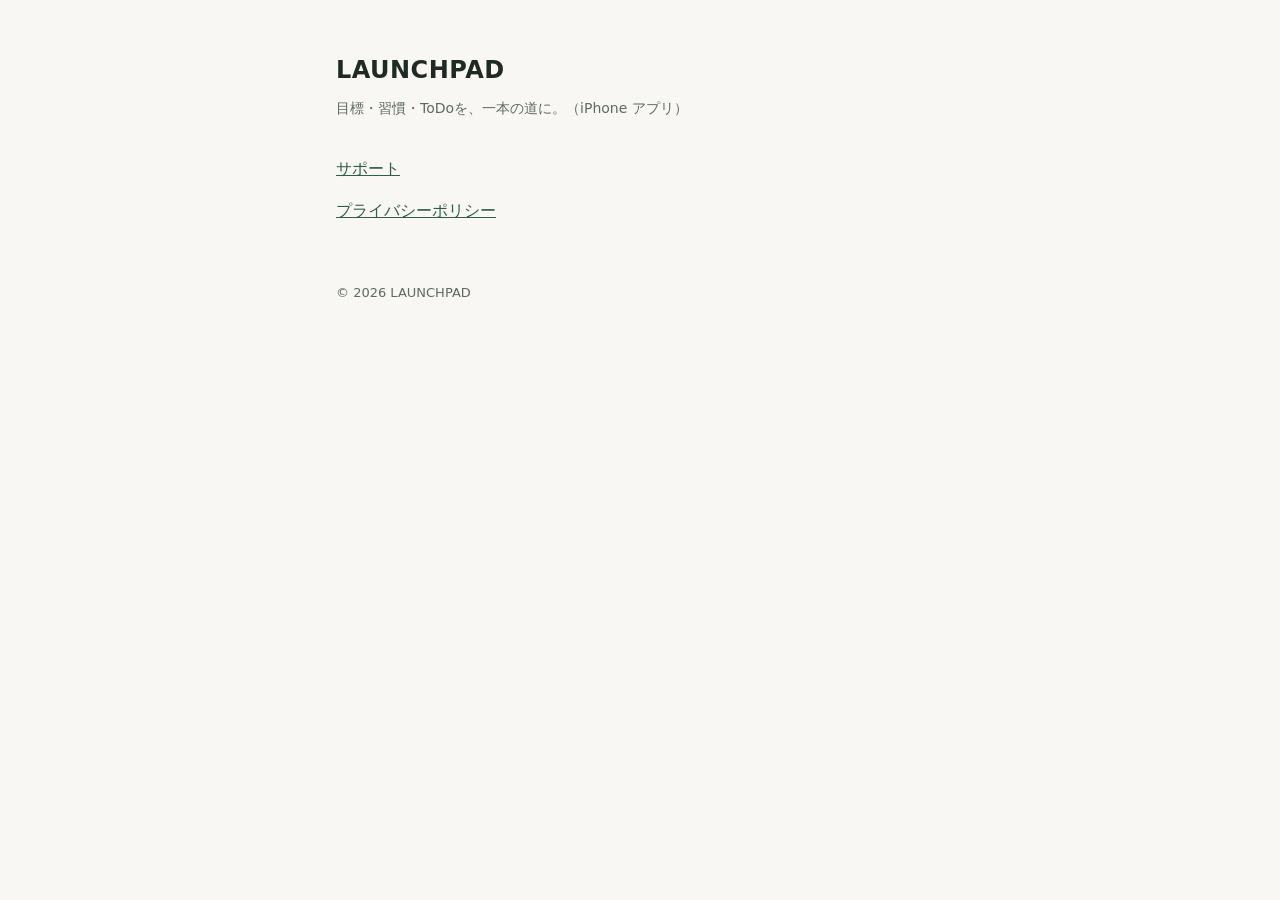
<file: index.html>
<!doctype html>
<html lang="ja"><head><meta charset="utf-8"><meta name="viewport" content="width=device-width,initial-scale=1">
<title>LAUNCHPAD</title><link rel="stylesheet" href="style.css"></head>
<body><main>
<h1>LAUNCHPAD</h1>
<p class="sub">目標・習慣・ToDoを、一本の道に。（iPhone アプリ）</p>
<p><a href="support.html">サポート</a></p>
<p><a href="privacy.html">プライバシーポリシー</a></p>
<footer>© 2026 LAUNCHPAD</footer>
</main></body></html>
</file>
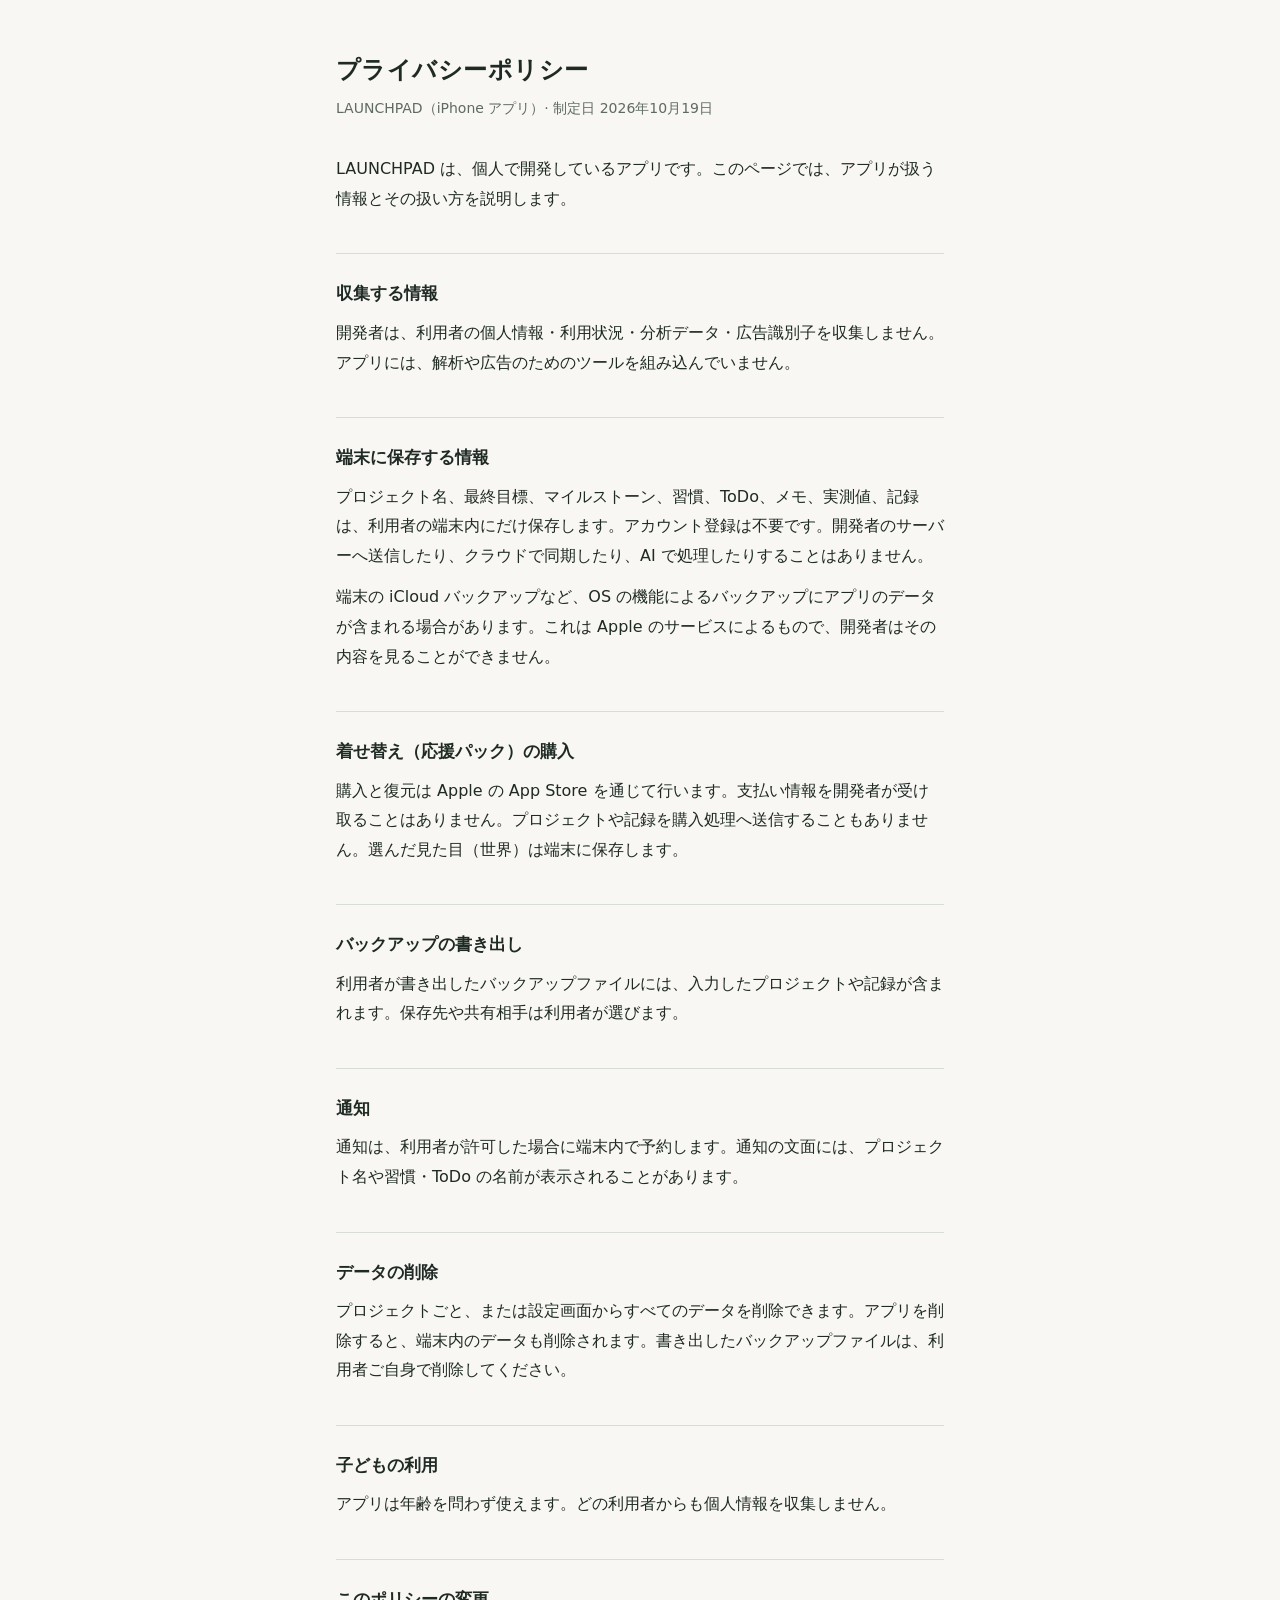
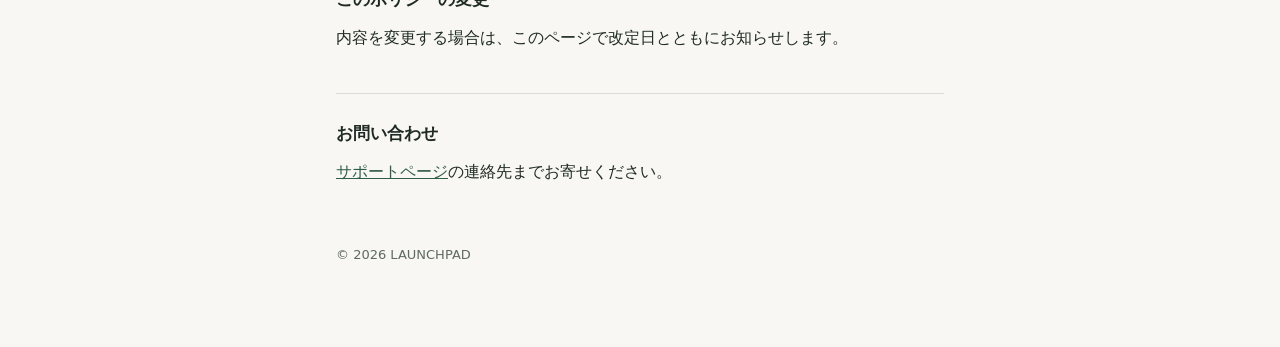
<file: privacy.html>
<!doctype html>
<html lang="ja"><head><meta charset="utf-8"><meta name="viewport" content="width=device-width,initial-scale=1">
<title>LAUNCHPAD プライバシーポリシー</title><link rel="stylesheet" href="style.css"></head>
<body><main>
<h1>プライバシーポリシー</h1>
<p class="sub">LAUNCHPAD（iPhone アプリ）· 制定日 2026年10月19日</p>
<p>LAUNCHPAD は、個人で開発しているアプリです。このページでは、アプリが扱う情報とその扱い方を説明します。</p>

<h2>収集する情報</h2>
<p>開発者は、利用者の個人情報・利用状況・分析データ・広告識別子を収集しません。アプリには、解析や広告のためのツールを組み込んでいません。</p>

<h2>端末に保存する情報</h2>
<p>プロジェクト名、最終目標、マイルストーン、習慣、ToDo、メモ、実測値、記録は、利用者の端末内にだけ保存します。アカウント登録は不要です。開発者のサーバーへ送信したり、クラウドで同期したり、AI で処理したりすることはありません。</p>
<p>端末の iCloud バックアップなど、OS の機能によるバックアップにアプリのデータが含まれる場合があります。これは Apple のサービスによるもので、開発者はその内容を見ることができません。</p>

<h2>着せ替え（応援パック）の購入</h2>
<p>購入と復元は Apple の App Store を通じて行います。支払い情報を開発者が受け取ることはありません。プロジェクトや記録を購入処理へ送信することもありません。選んだ見た目（世界）は端末に保存します。</p>

<h2>バックアップの書き出し</h2>
<p>利用者が書き出したバックアップファイルには、入力したプロジェクトや記録が含まれます。保存先や共有相手は利用者が選びます。</p>

<h2>通知</h2>
<p>通知は、利用者が許可した場合に端末内で予約します。通知の文面には、プロジェクト名や習慣・ToDo の名前が表示されることがあります。</p>

<h2>データの削除</h2>
<p>プロジェクトごと、または設定画面からすべてのデータを削除できます。アプリを削除すると、端末内のデータも削除されます。書き出したバックアップファイルは、利用者ご自身で削除してください。</p>

<h2>子どもの利用</h2>
<p>アプリは年齢を問わず使えます。どの利用者からも個人情報を収集しません。</p>

<h2>このポリシーの変更</h2>
<p>内容を変更する場合は、このページで改定日とともにお知らせします。</p>

<h2>お問い合わせ</h2>
<p><a href="support.html">サポートページ</a>の連絡先までお寄せください。</p>
<footer>© 2026 LAUNCHPAD</footer>
</main></body></html>
</file>
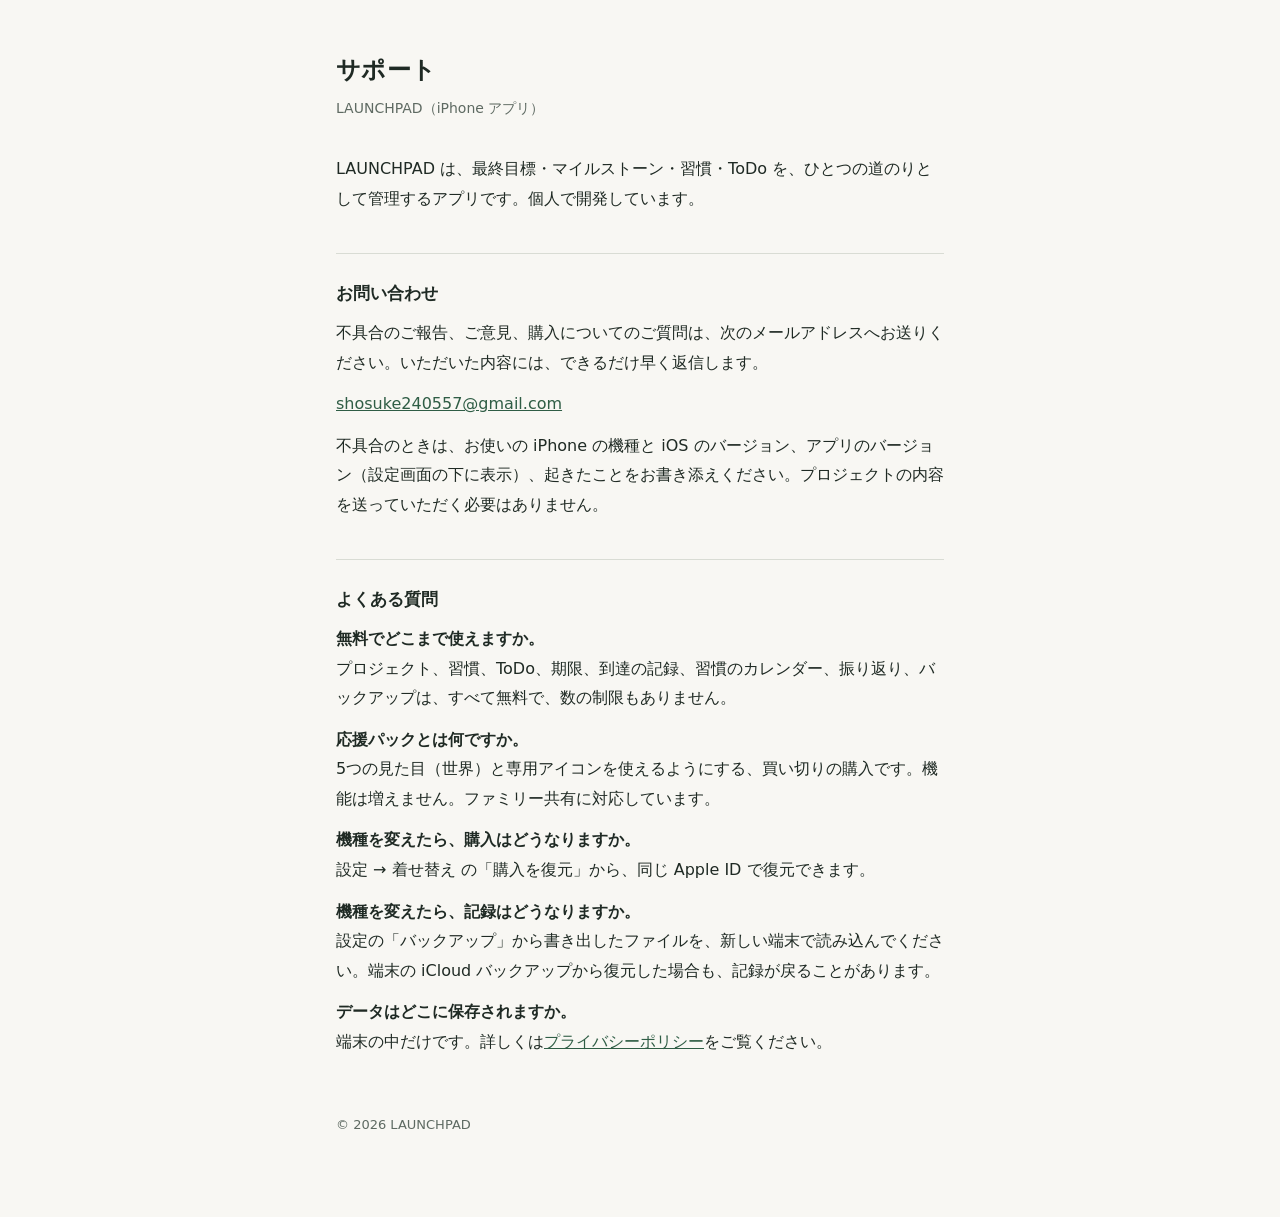
<file: support.html>
<!doctype html>
<html lang="ja"><head><meta charset="utf-8"><meta name="viewport" content="width=device-width,initial-scale=1">
<title>LAUNCHPAD サポート</title><link rel="stylesheet" href="style.css"></head>
<body><main>
<h1>サポート</h1>
<p class="sub">LAUNCHPAD（iPhone アプリ）</p>
<p>LAUNCHPAD は、最終目標・マイルストーン・習慣・ToDo を、ひとつの道のりとして管理するアプリです。個人で開発しています。</p>

<h2>お問い合わせ</h2>
<p>不具合のご報告、ご意見、購入についてのご質問は、次のメールアドレスへお送りください。いただいた内容には、できるだけ早く返信します。</p>
<p><a href="mailto:shosuke240557@gmail.com">shosuke240557@gmail.com</a></p>
<p>不具合のときは、お使いの iPhone の機種と iOS のバージョン、アプリのバージョン（設定画面の下に表示）、起きたことをお書き添えください。プロジェクトの内容を送っていただく必要はありません。</p>

<h2>よくある質問</h2>
<p><strong>無料でどこまで使えますか。</strong><br>プロジェクト、習慣、ToDo、期限、到達の記録、習慣のカレンダー、振り返り、バックアップは、すべて無料で、数の制限もありません。</p>
<p><strong>応援パックとは何ですか。</strong><br>5つの見た目（世界）と専用アイコンを使えるようにする、買い切りの購入です。機能は増えません。ファミリー共有に対応しています。</p>
<p><strong>機種を変えたら、購入はどうなりますか。</strong><br>設定 → 着せ替え の「購入を復元」から、同じ Apple ID で復元できます。</p>
<p><strong>機種を変えたら、記録はどうなりますか。</strong><br>設定の「バックアップ」から書き出したファイルを、新しい端末で読み込んでください。端末の iCloud バックアップから復元した場合も、記録が戻ることがあります。</p>
<p><strong>データはどこに保存されますか。</strong><br>端末の中だけです。詳しくは<a href="privacy.html">プライバシーポリシー</a>をご覧ください。</p>
<footer>© 2026 LAUNCHPAD</footer>
</main></body></html>
</file>
<file: style.css>
:root{--canvas:#F8F7F3;--ink:#1F2A24;--secondary:#5E6A62;--rule:#D9DCD4;--accent:#2F5D45}
@media (prefers-color-scheme:dark){:root{--canvas:#121815;--ink:#E8ECE6;--secondary:#A3ADA6;--rule:#2C3530;--accent:#8FC2A4}}
*{box-sizing:border-box}
body{margin:0;background:var(--canvas);color:var(--ink);font-family:"Hiragino Sans","Hiragino Kaku Gothic ProN",system-ui,sans-serif;line-height:1.85;font-size:16px}
main{max-width:640px;margin:0 auto;padding:48px 16px 80px}
h1{font-size:24px;margin:0 0 4px;letter-spacing:.02em}
.sub{color:var(--secondary);font-size:14px;margin:0 0 32px}
h2{font-size:17px;margin:40px 0 8px;padding-top:24px;border-top:1px solid var(--rule)}
p,li{margin:0 0 12px}
a{color:var(--accent)}
footer{margin-top:56px;color:var(--secondary);font-size:13px}
</file>
